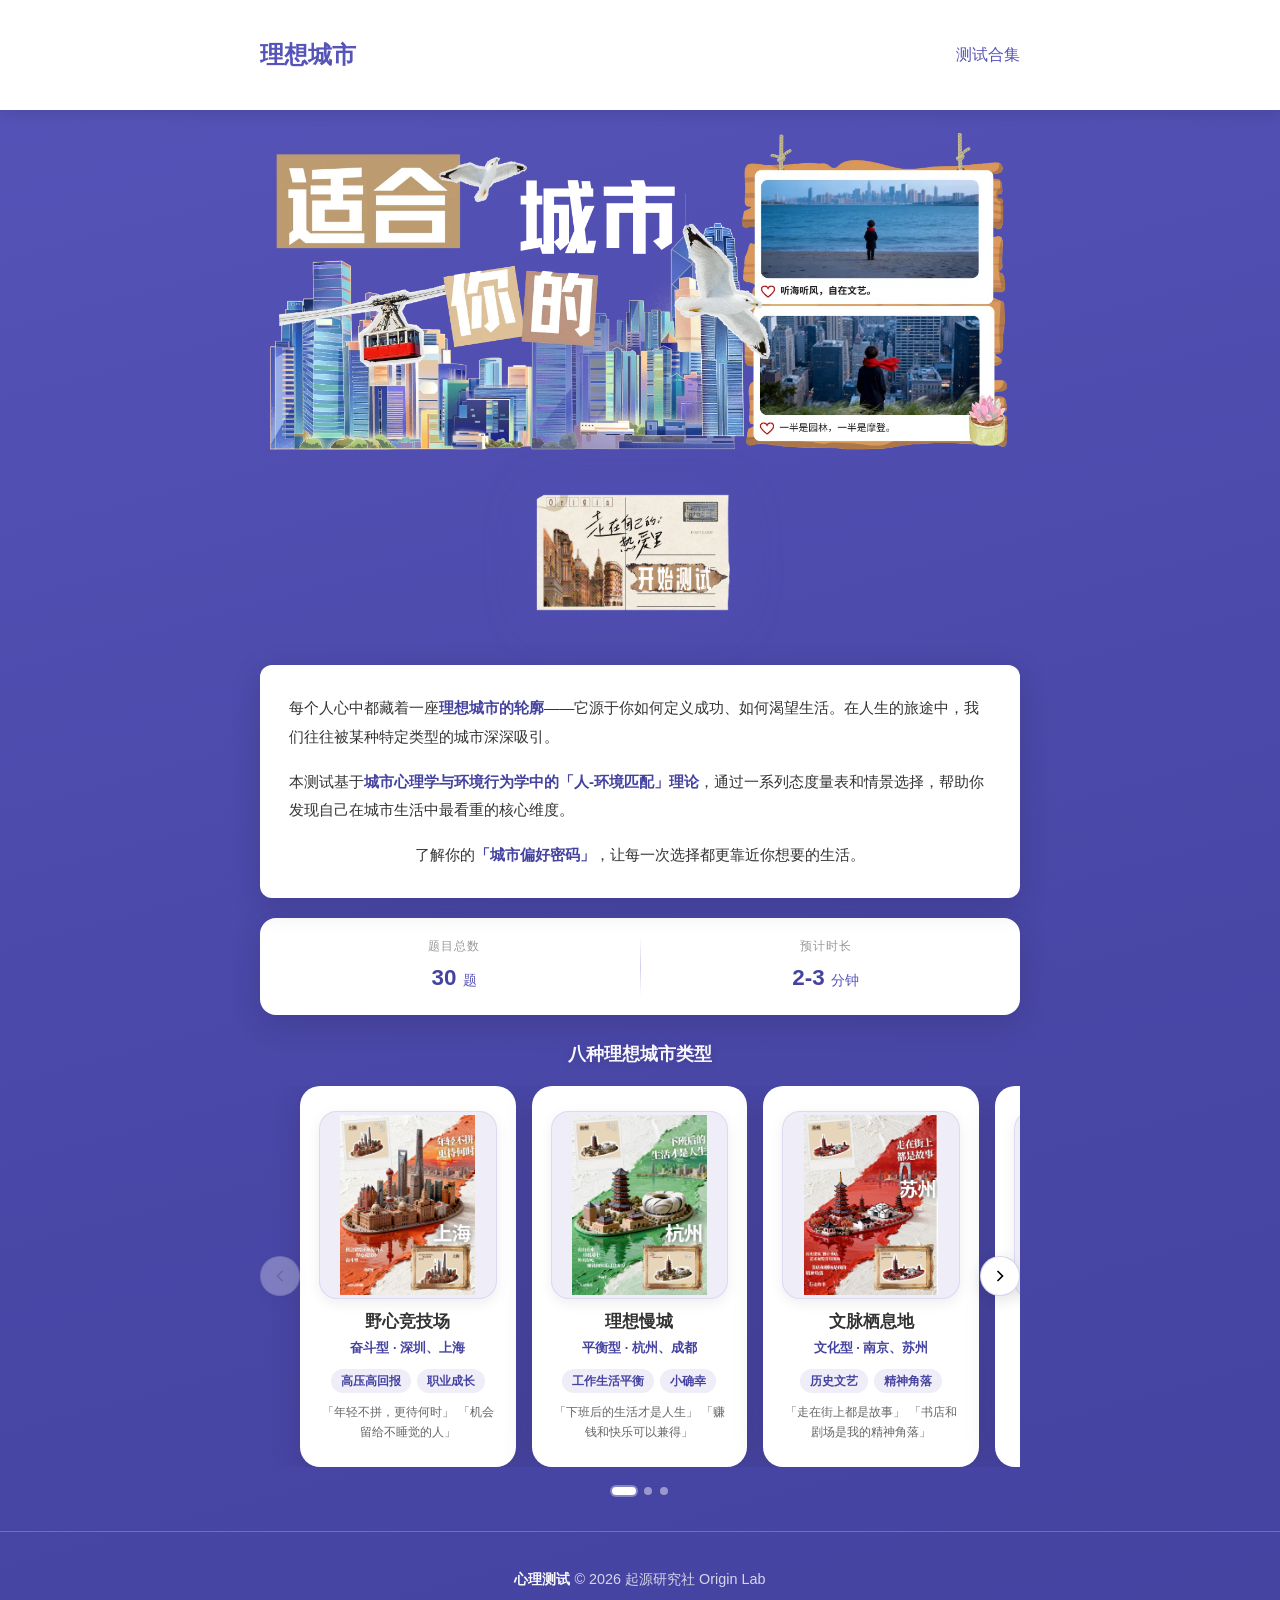
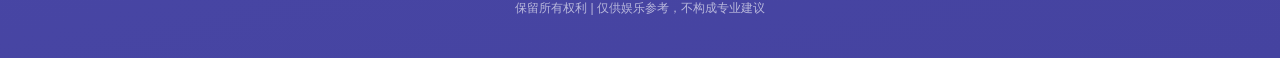
<file: index.html>
<!DOCTYPE html>
<html lang="zh-CN">
<head>
    <meta charset="UTF-8">
    <meta name="viewport" content="width=device-width, initial-scale=1.0, maximum-scale=1.0, user-scalable=no">
    <meta name="format-detection" content="telephone=no">
    <meta name="apple-mobile-web-app-capable" content="yes">
    <meta name="apple-mobile-web-app-status-bar-style" content="default">
    <meta name="description" content="起源研究社心理测试 - 你最适合居住的城市？发现你的城市偏好密码">
    <meta name="keywords" content="心理测试,城市测试,居住城市,人环境匹配,城市心理学">
    <title>起源研究社 - 你最适合居住的城市</title>
    <link rel="stylesheet" href="css/style.css">
    <link rel="preload" as="image" href="assets/elements/理想城市首页.webp?v=5" type="image/webp">
    <script src="js/deploy-config.js"></script>
</head>
<body class="page-home">
    <nav class="navbar">
        <div class="container">
            <a href="index.html" class="logo">理想城市</a>
            <ul class="nav-links">
                <li><a href="javascript:void(0)" class="active" onclick="navigateWithFallback('catalog', this)">测试合集</a></li>
            </ul>
        </div>
    </nav>

    <main class="container">
        <div class="fade-in" style="margin: 0; text-align: center;">
            <div style="width: 100%; max-width: 1024px; margin: 0 auto; border-radius: 0 0 24px 24px; overflow: hidden; line-height: 0; background: transparent;">
                <picture>
                    <source type="image/webp" srcset="assets/elements/理想城市首页.webp?v=5">
                    <img src="assets/elements/理想城市首页.png?v=5" alt="你最适合居住的城市？" style="width: 100%; height: auto; display: block;" loading="eager" fetchpriority="high" decoding="async">
                </picture>
            </div>
        </div>

        <div style="text-align: center; margin: -24px 0 32px; position: relative; z-index: 10;">
            <a href="quiz.html" id="start-btn" style="display: inline-block; line-height: 0; cursor: pointer; transition: transform 0.2s ease;">
                <picture>
                    <source type="image/webp" srcset="assets/elements/开始测试按钮.webp?v=5">
                    <img src="assets/elements/开始测试按钮.png?v=5" alt="开始测试" style="max-width: 320px; width: 78%; height: auto; display: block; margin: 0 auto; filter: drop-shadow(0 6px 25px rgba(86, 84, 184, 0.4));" loading="eager" decoding="async">
                </picture>
            </a>
        </div>

        <div class="card fade-in home-surface-card" style="margin-top: 24px; padding: 28px;">
            <p style="font-size: 0.95rem; line-height: 1.9; color: #333; margin: 0 0 16px; text-align: left;">
                每个人心中都藏着一座<span style="color: #4543a0; font-weight: 600;">理想城市的轮廓</span>——它源于你如何定义成功、如何渴望生活。在人生的旅途中，我们往往被某种特定类型的城市深深吸引。
            </p>
            <p style="font-size: 0.95rem; line-height: 1.9; color: #333; margin: 0 0 16px; text-align: left;">
                本测试基于<span style="color: #4543a0; font-weight: 600;">城市心理学与环境行为学中的「人-环境匹配」理论</span>，通过一系列态度量表和情景选择，帮助你发现自己在城市生活中最看重的核心维度。
            </p>
            <p style="font-size: 0.95rem; line-height: 1.8; color: #333; margin: 0; text-align: center; font-weight: 500;">
                了解你的<span style="color: #4543a0; font-weight: 600;">「城市偏好密码」</span>，让每一次选择都更靠近你想要的生活。
            </p>
        </div>

        <div class="home-stats-strip" style="margin-top: 20px; padding: 18px 24px; border-radius: 16px; display: flex; justify-content: space-between; flex-wrap: wrap;">
            <div style="flex: 1; text-align: center; position: relative;">
                <div style="font-size: 0.75rem; color: #999; margin-bottom: 4px; text-transform: uppercase; letter-spacing: 1px;">题目总数</div>
                <span style="font-size: 1.4rem; color: #4543a0; font-weight: 700;" id="question-count">-</span>
                <span style="font-size: 0.85rem; color: #5654b8; font-weight: 500; margin-left: 2px;">题</span>
            </div>
            <div style="width: 1px; background: linear-gradient(to bottom, transparent, rgba(86,84,184,0.28), transparent); margin: 0 16px;"></div>
            <div style="flex: 1; text-align: center;">
                <div style="font-size: 0.75rem; color: #999; margin-bottom: 4px; text-transform: uppercase; letter-spacing: 1px;">预计时长</div>
                <span style="font-size: 1.4rem; color: #4543a0; font-weight: 700;">2-3</span>
                <span style="font-size: 0.85rem; color: #5654b8; font-weight: 500; margin-left: 2px;">分钟</span>
            </div>
        </div>

        <div class="fade-in" style="margin-top: 28px;">
            <h2 class="home-types-heading" style="text-align: center; font-size: 1.1rem; margin-bottom: 20px;">八种理想城市类型</h2>
            <div id="types-preview"></div>
        </div>
    </main>

    <footer class="site-footer site-footer--home">
        <div style="max-width: 800px; margin: 0 auto;">
            <p class="site-footer-line" style="font-size: 0.9rem; margin: 0 0 8px;">
                <span class="site-footer-brand" style="font-weight: 600;">心理测试</span> © 2026 起源研究社 Origin Lab
            </p>
            <p class="site-footer-sub" style="font-size: 0.75rem; margin: 0; line-height: 1.6;">
                保留所有权利 | 仅供娱乐参考，不构成专业建议
            </p>
        </div>
    </footer>

    <script src="js/utils.js"></script>
    <script>
        const DEFAULT_RESULT_TYPES_FALLBACK = [
            { type_name: '奋斗型', city_type_name: '野心竞技场', representative_cities: '深圳、上海', keywords: ['高压高回报', '职业成长'], short_desc: ['「年轻不拼，更待何时」', '「机会留给不睡觉的人」'] },
            { type_name: '平衡型', city_type_name: '理想慢城', representative_cities: '杭州、成都', keywords: ['工作生活平衡', '小确幸'], short_desc: ['「下班后的生活才是人生」', '「赚钱和快乐可以兼得」'] },
            { type_name: '文化型', city_type_name: '文脉栖息地', representative_cities: '南京、苏州', keywords: ['历史文艺', '精神角落'], short_desc: ['「走在街上都是故事」', '「书店和剧场是我的精神角落」'] },
            { type_name: '自然型', city_type_name: '山海治愈所', representative_cities: '珠海、厦门', keywords: ['自然环境', '身心健康'], short_desc: ['「推开窗就是风景」', '「在城市里也能听见风声」'] },
            { type_name: '社交型', city_type_name: '烟火不夜城', representative_cities: '长沙、重庆', keywords: ['烟火气', '夜生活'], short_desc: ['「夜越深，越有趣」', '「一个人不叫吃饭，叫填饱」'] },
            { type_name: '自由型', city_type_name: '流浪者驿站', representative_cities: '昆明、大理', keywords: ['来去自由', '体验至上'], short_desc: ['「别问我待多久」', '「城市是地图，不是牢笼」'] },
            { type_name: '家庭型', city_type_name: '安家根据地', representative_cities: '无锡、佛山', keywords: ['家庭优先', '安稳扎根'], short_desc: ['「为了下一代」', '「归属感比机会更重要」'] },
            { type_name: '探索型', city_type_name: '机遇试验田', representative_cities: '合肥、武汉', keywords: ['新兴产业', '跨界可能'], short_desc: ['「新东西都在这里首发」', '「失败也是一种经历」'] }
        ];

        const CITY_ASSET_VERSION = '5';

        function cityTypePreviewPictureHtml(typeName) {
            const enc = encodeURIComponent(typeName);
            const v = CITY_ASSET_VERSION;
            const safeAlt = String(typeName).replace(/"/g, '&quot;');
            return '<picture><source type="image/webp" srcset="assets/persona/' + enc + '.webp?v=' + v + '">' +
                '<img src="assets/persona/' + enc + '.png?v=' + v + '" alt="' + safeAlt + '" loading="lazy" decoding="async"></picture>';
        }

        async function loadQuizData() {
            try {
                let quizData = StorageUtil.get(StorageKeys.QUIZ_DATA);

                if (quizData && !isPerfectCityQuizData(quizData)) {
                    console.warn('首页：检测到非「理想城市」题库缓存，已清空题库与答题进度');
                    StorageUtil.remove(StorageKeys.QUIZ_DATA);
                    StorageUtil.clearQuizProgress();
                    quizData = null;
                }

                if (quizData && (!quizData.scale_questions || !quizData.choice_questions)) {
                    StorageUtil.remove(StorageKeys.QUIZ_DATA);
                    quizData = null;
                }

                if (!quizData) {
                    try {
                        const response = await fetch(resolveDeployPath('data/default-quiz.json') + '?v=' + Date.now());
                        if (response.ok) {
                            quizData = await response.json();
                            StorageUtil.set(StorageKeys.QUIZ_DATA, quizData);
                        }
                    } catch (e) {
                        console.warn('加载失败:', e);
                    }
                }

                document.getElementById('question-count').textContent =
                    (quizData && quizData.nbr_question) ? quizData.nbr_question : '30';

                renderCityTypePreview(quizData);
            } catch (error) {
                console.error('加载测试数据失败:', error);
                document.getElementById('question-count').textContent = '30';
                renderCityTypePreview(null);
            }
        }

        function renderCityTypePreview(quizData) {
            const container = document.getElementById('types-preview');
            const types = (quizData && quizData.result_types && quizData.result_types.length)
                ? [...quizData.result_types]
                : [...DEFAULT_RESULT_TYPES_FALLBACK];

            const cardsHtml = types.map((type) => {
                const pic = cityTypePreviewPictureHtml(type.type_name);
                const keywords = (type.keywords || []).map(k => `<span class="city-keyword">${k}</span>`).join('');
                const desc = (type.short_desc || []).join(' ');
                return `
                    <div class="type-card">
                        <div class="type-card-icon" style="background: var(--surface-tint); box-shadow: 0 4px 14px rgba(0,0,0,0.07), inset 0 0 0 1px rgba(86,84,184,0.12);">
                            ${pic}
                        </div>
                        <h3>${type.city_type_name}</h3>
                        <p class="city-type-label">${type.type_name} · ${type.representative_cities || ''}</p>
                        <div class="city-keywords">${keywords}</div>
                        <p class="city-short-desc">${desc}</p>
                    </div>`;
            }).join('');

            container.innerHTML = `
                <style>
                    .types-carousel { position: relative; overflow: hidden; padding: 0 40px; }
                    .types-track { display: flex; gap: 16px; transition: transform 0.3s ease; }
                    .type-card {
                        flex: 0 0 calc(33.333% - 11px);
                        background: white;
                        border-radius: 20px;
                        padding: 24px 18px;
                        text-align: center;
                        box-shadow: 0 4px 20px rgba(0,0,0,0.08);
                        border: 1px solid #f0f0f0;
                    }
                    .type-card-icon {
                        width: 100%;
                        margin: 0 0 12px;
                        border-radius: 18px;
                        display: block;
                        padding: 4px 0;
                        box-sizing: border-box;
                    }
                    .type-card-icon img {
                        width: 100%;
                        height: auto;
                        max-height: 180px;
                        object-fit: contain;
                        display: block;
                        border-radius: 14px;
                        margin: 0 auto;
                    }
                    .type-card h3 { margin: 0 0 6px; font-size: 1.05rem; color: #333; font-weight: 700; }
                    .city-type-label { margin: 0 0 10px; font-size: 0.8rem; color: #4543a0; font-weight: 600; }
                    .city-keywords { display: flex; justify-content: center; gap: 6px; flex-wrap: wrap; margin-bottom: 10px; }
                    .city-keyword {
                        font-size: 0.72rem;
                        padding: 3px 10px;
                        border-radius: 12px;
                        background: var(--surface-tint);
                        color: #4543a0;
                        font-weight: 600;
                    }
                    .city-short-desc {
                        margin: 0;
                        font-size: 0.78rem;
                        color: #666;
                        line-height: 1.55;
                        text-align: center;
                    }
                    .carousel-btn {
                        position: absolute; top: 50%; transform: translateY(-50%);
                        width: 40px; height: 40px; background: white; border: none; border-radius: 50%;
                        box-shadow: 0 2px 12px rgba(0,0,0,0.15); cursor: pointer;
                        display: flex; align-items: center; justify-content: center; z-index: 10;
                    }
                    .carousel-btn:hover { background: #5654b8; color: white; }
                    .carousel-btn.prev { left: 0; }
                    .carousel-btn.next { right: 0; }
                    .carousel-btn:disabled { opacity: 0.3; cursor: not-allowed; }
                    .carousel-dots { display: flex; justify-content: center; gap: 8px; margin-top: 20px; }
                    .carousel-dot {
                        width: 8px; height: 8px; border-radius: 50%; background: #ddd;
                        cursor: pointer; transition: all 0.2s ease;
                    }
                    .carousel-dot.active { background: #5654b8; width: 24px; border-radius: 4px; }
                    @media (max-width: 768px) {
                        .types-carousel { padding: 0 32px; }
                        .type-card { flex: 0 0 calc(50% - 8px); }
                    }
                    @media (max-width: 480px) {
                        .types-carousel { padding: 0 24px; }
                        .type-card { flex: 0 0 100%; }
                    }
                </style>
                <div class="types-carousel">
                    <button class="carousel-btn prev" onclick="moveCarousel(-1)">
                        <svg width="20" height="20" viewBox="0 0 24 24" fill="none" stroke="currentColor" stroke-width="2"><polyline points="15 18 9 12 15 6"></polyline></svg>
                    </button>
                    <div class="types-track" id="typesTrack">${cardsHtml}</div>
                    <button class="carousel-btn next" onclick="moveCarousel(1)">
                        <svg width="20" height="20" viewBox="0 0 24 24" fill="none" stroke="currentColor" stroke-width="2"><polyline points="9 18 15 12 9 6"></polyline></svg>
                    </button>
                </div>
                <div class="carousel-dots" id="carouselDots"></div>
            `;
            initCarousel();
        }

        let currentSlide = 0;
        let totalSlides = 0;
        let itemsPerView = 3;

        function updateItemsPerView() {
            if (window.innerWidth <= 480) itemsPerView = 1;
            else if (window.innerWidth <= 768) itemsPerView = 2;
            else itemsPerView = 3;
        }

        function initCarousel() {
            updateItemsPerView();
            const track = document.getElementById('typesTrack');
            const dotsContainer = document.getElementById('carouselDots');
            if (!track || !dotsContainer) return;

            const cards = track.querySelectorAll('.type-card');
            totalSlides = Math.ceil(cards.length / itemsPerView);
            currentSlide = 0;

            dotsContainer.innerHTML = '';
            for (let i = 0; i < totalSlides; i++) {
                const dot = document.createElement('div');
                dot.className = 'carousel-dot' + (i === 0 ? ' active' : '');
                dot.onclick = () => goToSlide(i);
                dotsContainer.appendChild(dot);
            }

            updateCarousel();

            window.addEventListener('resize', () => {
                const oldItemsPerView = itemsPerView;
                updateItemsPerView();
                if (oldItemsPerView !== itemsPerView) {
                    totalSlides = Math.ceil(cards.length / itemsPerView);
                    currentSlide = Math.min(currentSlide, totalSlides - 1);
                    dotsContainer.innerHTML = '';
                    for (let i = 0; i < totalSlides; i++) {
                        const dot = document.createElement('div');
                        dot.className = 'carousel-dot' + (i === currentSlide ? ' active' : '');
                        dot.onclick = () => goToSlide(i);
                        dotsContainer.appendChild(dot);
                    }
                    updateCarousel();
                }
            });
        }

        function moveCarousel(direction) {
            currentSlide += direction;
            if (currentSlide < 0) currentSlide = 0;
            if (currentSlide >= totalSlides) currentSlide = totalSlides - 1;
            updateCarousel();
        }

        function goToSlide(index) {
            currentSlide = index;
            updateCarousel();
        }

        function updateCarousel() {
            const track = document.getElementById('typesTrack');
            const prevBtn = document.querySelector('.carousel-btn.prev');
            const nextBtn = document.querySelector('.carousel-btn.next');
            const dots = document.querySelectorAll('.carousel-dot');
            if (!track) return;

            const cardWidth = track.querySelector('.type-card')?.offsetWidth || 0;
            const gap = 16;
            const offset = currentSlide * (cardWidth + gap) * itemsPerView;
            track.style.transform = `translateX(-${offset}px)`;

            if (prevBtn) prevBtn.disabled = currentSlide === 0;
            if (nextBtn) nextBtn.disabled = currentSlide === totalSlides - 1;
            dots.forEach((dot, index) => dot.classList.toggle('active', index === currentSlide));
        }

        document.addEventListener('DOMContentLoaded', () => {
            applyUIConfig();
            loadQuizData();
            preloadPlatformChecks();
            const startBtn = document.getElementById('start-btn');
            if (startBtn) {
                startBtn.href = getDeployPageUrl('quiz.html');
            }
        });
    </script>
</body>
</html>
</file>
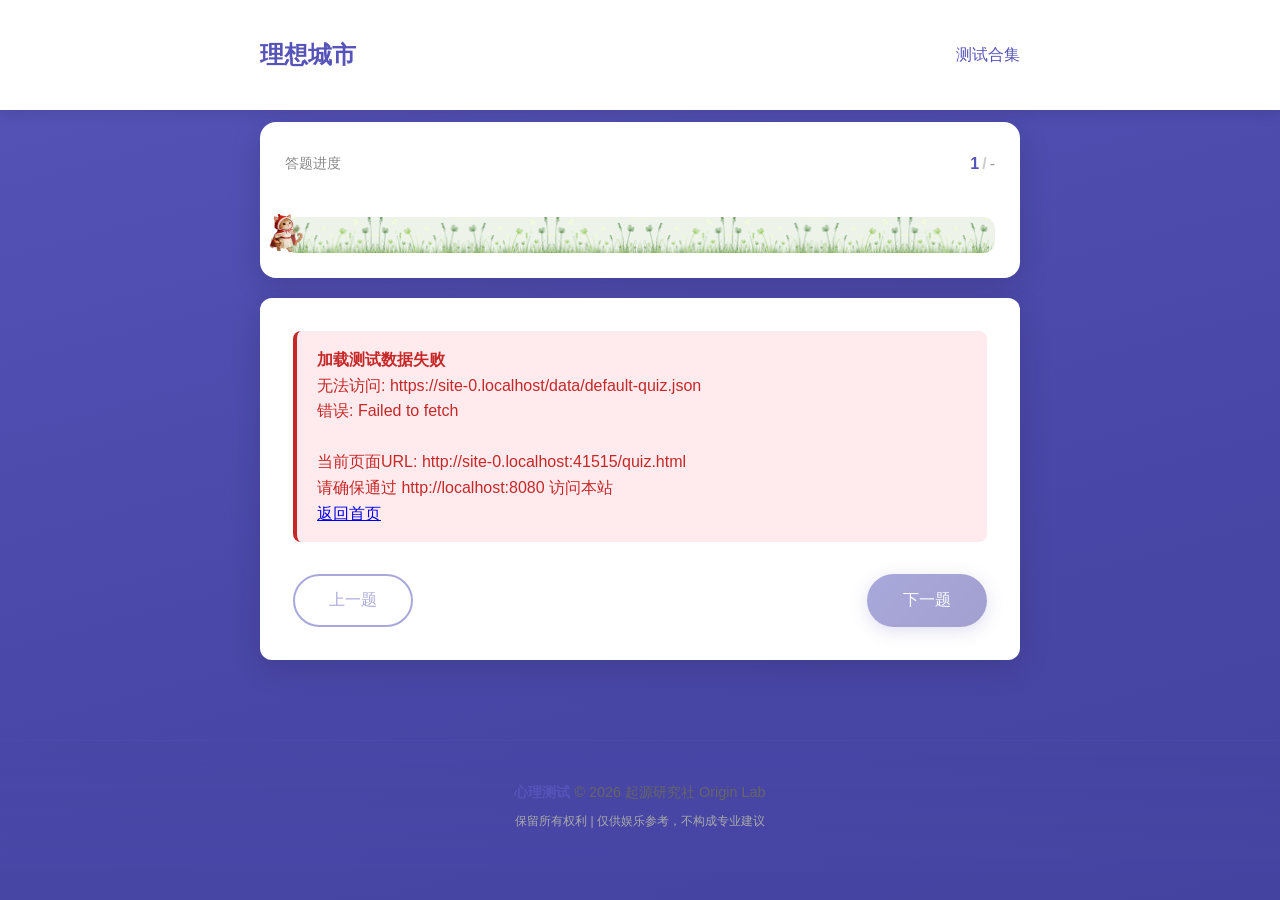
<file: quiz.html>
<!DOCTYPE html>
<html lang="zh-CN">
<head>
    <meta charset="UTF-8">
    <meta name="viewport" content="width=device-width, initial-scale=1.0">
    <title>答题 - 你最适合居住的城市</title>
    <link rel="stylesheet" href="css/style.css">
    <link rel="preload" as="image" href="assets/progress bar/草地进度条.webp?v=5" type="image/webp">
    <link rel="preload" as="image" href="assets/progress bar/进度条小猫1.webp?v=5" type="image/webp">
    <script src="js/deploy-config.js"></script>
</head>
<body class="page-quiz">
    <!-- 导航栏 -->
    <nav class="navbar">
        <div class="container">
            <a href="index.html" class="logo">理想城市</a>
            <ul class="nav-links">
                <li><a href="javascript:void(0)" class="active" onclick="navigateWithFallback('catalog', this)">测试合集</a></li>
            </ul>
        </div>
    </nav>

    <!-- 主内容区 -->
    <main class="container">
        <!-- 顶部信息栏 -->
        <div style="background: white; border-radius: 16px; padding: 20px 24px; margin-bottom: 20px; box-shadow: var(--card-shadow); border: 1px solid rgba(255,255,255,0.35);" class="quiz-progress-card">
            <!-- 进度条 -->
            <div style="padding-top: 8px;">
                <div style="display: flex; justify-content: space-between; align-items: center; margin-bottom: 16px;">
                    <span style="font-size: 0.85rem; color: #888; font-weight: 500;">答题进度</span>
                    <span style="font-size: 1rem; color: #5654b8; font-weight: 700;"><span id="current-num">1</span><span style="color: #ccc; margin: 0 3px;">/</span><span id="total-num" style="color: #999; font-weight: 500;">-</span></span>
                </div>
                <!-- 小猫走路进度条 -->
                <div id="progress-container" style="position: relative; height: 15px; border-radius: 12px; overflow: visible; background: #e8f5e9; margin-top: 40px; padding-bottom: 36px; margin-bottom: 4px;">
                    <!-- 草地背景 (预加载) -->
                    <picture>
                        <source srcset="assets/progress bar/草地进度条.webp?v=5" type="image/webp">
                        <source srcset="assets/progress bar/草地进度条.png?v=5" type="image/png">
                        <img src="assets/progress bar/草地进度条.png?v=5" style="position: absolute; top: 0; left: 0; width: 100%; height: 100%; object-fit: cover; border-radius: 12px; z-index: 5;" alt="草地" loading="eager" fetchpriority="high" decoding="async">
                    </picture>
                    <!-- 进度遮罩 -->
                    <div id="progress-mask" style="position: absolute; top: 0; left: 0; height: 100%; width: 0%; background: rgba(255,255,255,0.3); transition: width 0.5s cubic-bezier(0.4, 0, 0.2, 1); z-index: 6; border-radius: 12px;"></div>
                    <!-- 小猫 -->
                    <div id="cat-walker" style="position: absolute; bottom: 0; transform: translateX(-50%); left: 0%; transition: left 0.5s cubic-bezier(0.4, 0, 0.2, 1); z-index: 4;">
                        <img id="cat-frame" src="assets/progress bar/进度条小猫1.webp?v=5" style="width: 40px; height: 40px; object-fit: contain; display: block;" alt="小猫" loading="eager" fetchpriority="high" decoding="async" onerror="this.onerror=null;this.src='assets/progress bar/进度条小猫1.png?v=5'">
                    </div>
                </div>
            </div>
        </div>

        <!-- 题目卡片 -->
        <div class="card fade-in quiz-content-card">
            <div id="question-container">
                <!-- 动态生成题目 -->
            </div>

            <!-- 导航按钮 -->
            <div class="nav-buttons quiz-nav-buttons">
                <button type="button" class="btn btn-secondary" id="prev-btn" disabled>上一题</button>
                <button type="button" class="btn btn-primary" id="next-btn" disabled>下一题</button>
                <button type="button" class="btn btn-primary hidden" id="submit-btn">提交</button>
            </div>
        </div>
    </main>

    <script src="js/utils.js"></script>
    <script>
        // 全局变量
        let quizData = null;
        let allQuestions = [];
        let currentQuestionIndex = 0;
        let answers = {};
        let isTransitioning = false; // 防止重复点击标志
        let questionOptionOrder = {}; // 保存每道题的选项随机顺序

        // 打乱数组顺序（Fisher-Yates 算法）
        function shuffleArray(array) {
            const arr = [...array];
            for (let i = arr.length - 1; i > 0; i--) {
                const j = Math.floor(Math.random() * (i + 1));
                [arr[i], arr[j]] = [arr[j], arr[i]];
            }
            return arr;
        }

        /** 量表题：1–5；选择题：至少一项合法选项 */
        function isQuestionAnswered(question) {
            const answer = answers[question.question_id];
            if (question.type === 'scale') {
                const n = Number(answer);
                return answer !== undefined && answer !== null && !Number.isNaN(n) && n >= 1 && n <= 5;
            }
            return normalizeChoiceAnswerValue(answer) !== null;
        }

        /** 从存储恢复后统一格式，避免旧数据格式导致无法判「已作答」 */
        function normalizeStoredAnswers() {
            for (const q of allQuestions) {
                if (q.type === 'scale') {
                    const v = answers[q.question_id];
                    if (v === undefined || v === null) continue;
                    const n = Number(v);
                    if (!Number.isNaN(n) && n >= 1 && n <= 5) {
                        answers[q.question_id] = n;
                    } else {
                        delete answers[q.question_id];
                    }
                    continue;
                }
                const v = answers[q.question_id];
                const norm = normalizeChoiceAnswerValue(v);
                if (norm === null) {
                    delete answers[q.question_id];
                } else {
                    answers[q.question_id] = norm;
                }
            }
        }

        // 加载测试数据
        async function loadQuizData() {
            try {
                quizData = StorageUtil.get(StorageKeys.QUIZ_DATA);

                // 与「爱的解码」等共用 localStorage 时，缓存题库可能不是本测试，会导致 question_id 对不上、永远提示有题未作答
                if (quizData && !isPerfectCityQuizData(quizData)) {
                    console.warn('检测到非「理想城市」题库缓存，已清空题库与答题进度');
                    StorageUtil.remove(StorageKeys.QUIZ_DATA);
                    StorageUtil.clearQuizProgress();
                    quizData = null;
                }

                // 检查 localStorage 数据是否有效
                if (quizData && (!quizData.scale_questions || !quizData.choice_questions)) {
                    console.warn('localStorage 数据损坏，清除后重新加载');
                    StorageUtil.remove(StorageKeys.QUIZ_DATA);
                    quizData = null;
                }
                
                if (!quizData) {
                    // 使用相对路径加载数据
                    const jsonUrl = resolveDeployPath('data/default-quiz.json');
                    console.log('尝试加载:', jsonUrl);
                    
                    try {
                        const response = await fetch(jsonUrl);
                        if (response.ok) {
                            quizData = await response.json();
                            StorageUtil.set(StorageKeys.QUIZ_DATA, quizData);
                            console.log('成功从服务器加载数据');
                        } else {
                            throw new Error('HTTP ' + response.status);
                        }
                    } catch (fetchError) {
                        console.error('无法加载 JSON 文件:', fetchError);
                        document.getElementById('question-container').innerHTML = `
                            <div class="alert alert-error">
                                <strong>加载测试数据失败</strong><br>
                                无法访问: ${jsonUrl}<br>
                                错误: ${fetchError.message}<br><br>
                                当前页面URL: ${window.location.href}<br>
                                请确保通过 http://localhost:8080 访问本站<br>
                                <a href="index.html">返回首页</a>
                            </div>
                        `;
                        return;
                    }
                }

                // 再次检查数据完整性
                if (!quizData || !quizData.scale_questions || !quizData.choice_questions) {
                    throw new Error('Invalid quiz data structure');
                }

                // 打乱量表题和选择题各自的顺序，然后合并（量表题在前，选择题在后）
                const shuffledScales = shuffleArray([...quizData.scale_questions]).map(q => ({ ...q, type: 'scale' }));
                const shuffledChoices = shuffleArray([...quizData.choice_questions]).map(q => ({ ...q, type: 'choice' }));
                allQuestions = [...shuffledScales, ...shuffledChoices];

                // 恢复进度
                const savedIndex = StorageUtil.get(StorageKeys.CURRENT_QUESTION, 0);
                let savedAnswers = StorageUtil.get(StorageKeys.USER_ANSWERS, {});
                const savedOptionOrder = StorageUtil.get('question_option_order', {});
                currentQuestionIndex = Math.min(savedIndex, allQuestions.length - 1);
                answers = savedAnswers && typeof savedAnswers === 'object' ? savedAnswers : {};
                answers = pruneUserAnswersForQuiz(answers, quizData);
                questionOptionOrder = savedOptionOrder;
                normalizeStoredAnswers();
                saveProgress();

                // 更新总题数显示
                document.getElementById('total-num').textContent = allQuestions.length;

                // 显示当前题目
                renderQuestion();
                updateProgress();

            } catch (error) {
                console.error('加载测试数据失败:', error);
                document.getElementById('question-container').innerHTML = `
                    <div class="alert alert-error">
                        加载测试数据失败，请<a href="index.html">返回首页</a>重试
                    </div>
                `;
            }
        }

        // 渲染题目
        function renderQuestion() {
            const question = allQuestions[currentQuestionIndex];
            const container = document.getElementById('question-container');

            let html = `
                <div class="fade-in">
                    <span style="display: inline-block; padding: 4px 12px; background: var(--secondary-color); 
                                 color: var(--primary-color); border-radius: 20px; font-size: 0.875rem; margin-bottom: 16px;">
                        ${question.type === 'scale' ? '量表题' : '选择题'}
                    </span>
                    <h2 style="margin-bottom: 32px; font-size: 1.25rem; line-height: 1.6;">
                        ${currentQuestionIndex + 1}. ${question.question_text}
                    </h2>
            `;

            if (question.type === 'scale') {
                // 量表题 - 5个选项（横向排列，无数字）
                // 计分：1=完全不同意, 2=不同意, 3=中立, 4=同意, 5=完全同意
                // 反向题在结果计算时处理（6-原始分），用户交互不受影响
                const scaleLabels = ['完全不同意', '不同意', '中立', '同意', '完全同意'];
                html += `<div class="scale-options" id="scale-options">`;
                for (let i = 1; i <= 5; i++) {
                    const selected = Number(answers[question.question_id]) === i ? 'selected' : '';
                    html += `
                        <div class="scale-btn scale-option ${selected}" data-value="${i}">
                            <span style="font-size: 0.875rem; font-weight: 500; text-align: center; line-height: 1.3;">${scaleLabels[i-1]}</span>
                        </div>
                    `;
                }
                html += `</div>`;
            } else {
                // 选择题 - A-E 选项（多选，无勾选框，随机打乱）
                let options = ['a', 'b', 'c', 'd', 'e'];
                // 过滤掉没有文本或维度的选项
                options = options.filter(opt => {
                    const text = question[`option_${opt}_text`];
                    const dim = question[`option_${opt}_dim`];
                    return text && dim;
                });
                
                // 如果这道题还没有随机顺序，则生成并保存
                if (!questionOptionOrder[question.question_id]) {
                    // Fisher-Yates 洗牌算法
                    const shuffled = [...options];
                    for (let i = shuffled.length - 1; i > 0; i--) {
                        const j = Math.floor(Math.random() * (i + 1));
                        [shuffled[i], shuffled[j]] = [shuffled[j], shuffled[i]];
                    }
                    questionOptionOrder[question.question_id] = shuffled;
                    StorageUtil.set('question_option_order', questionOptionOrder);
                }
                
                // 使用保存的随机顺序
                options = questionOptionOrder[question.question_id];
                
                // 获取当前已选答案（数组）
                const currentAnswers = normalizeChoiceAnswerValue(answers[question.question_id]) || [];
                html += `<div class="radio-group" id="choice-options">`;
                html += `<p style="color: var(--text-secondary); font-size: 0.875rem; margin-bottom: 12px;">💡 可多选（最多3个）</p>`;
                options.forEach((opt, idx) => {
                    const text = question[`option_${opt}_text`];
                    const selected = currentAnswers.includes(opt) ? 'selected' : '';
                    html += `
                        <div class="radio-item choice-option ${selected}" data-option="${opt}" style="cursor: pointer;">
                            <span class="radio-label">${String.fromCharCode(65 + idx)}. ${text}</span>
                        </div>
                    `;
                });
                html += `</div>`;
            }

            html += `</div>`;
            container.innerHTML = html;

            // 更新按钮状态
            updateButtons();
        }

        // 选择量表题答案（单选，选择后自动跳转）
        function selectScale(value) {
            // 防止重复点击
            if (isTransitioning) return;
            
            const question = allQuestions[currentQuestionIndex];
            const isLast = currentQuestionIndex === allQuestions.length - 1;
            
            // 先更新数据
            answers[question.question_id] = value;
            saveProgress();
            
            // 直接更新当前选项的样式，不重新渲染整个题目
            const options = document.querySelectorAll('.scale-option');
            options.forEach((opt, idx) => {
                if (idx + 1 === value) {
                    opt.classList.add('selected');
                } else {
                    opt.classList.remove('selected');
                }
            });
            updateButtons();
            
            // 量表题选择后自动跳转到下一题（如果不是最后一题）
            if (!isLast) {
                isTransitioning = true; // 设置标志，防止重复点击
                setTimeout(() => {
                    currentQuestionIndex++;
                    saveProgress();
                    renderQuestion();
                    updateProgress();
                    isTransitioning = false; // 重置标志
                }, 400); // 延迟400ms让用户看到选择效果
            } else {
                // 最后一题，重新渲染以显示提交按钮
                renderQuestion();
            }
        }

        // 切换选择题答案（多选，点击切换选中状态，不自动跳转，最多选3个）
        function toggleChoice(value) {
            // 防止重复点击
            if (isTransitioning) return;

            const question = allQuestions[currentQuestionIndex];
            const opt = typeof value === 'string' ? value.trim().toLowerCase() : '';
            if (!CHOICE_OPTION_LETTERS.has(opt)) return;

            let currentAnswers = normalizeChoiceAnswerValue(answers[question.question_id]) || [];

            // 切换选中状态
            const isSelected = currentAnswers.includes(opt);
            if (isSelected) {
                currentAnswers = currentAnswers.filter(v => v !== opt);
            } else {
                if (currentAnswers.length >= 3) {
                    alert('最多只能选择3个选项');
                    return;
                }
                currentAnswers.push(opt);
            }

            const norm = normalizeChoiceAnswerValue(currentAnswers);
            if (norm === null) {
                delete answers[question.question_id];
            } else {
                answers[question.question_id] = norm;
            }
            
            saveProgress();
            
            // 直接更新当前选项的样式，不重新渲染整个题目
            const clickedOption = document.querySelector(`.choice-option[data-option="${opt}"]`);
            if (clickedOption) {
                if (isSelected) {
                    clickedOption.classList.remove('selected');
                } else {
                    clickedOption.classList.add('selected');
                }
            }
            
            updateButtons();
            // 选择题不自动跳转，等待用户点击下一题按钮
        }

        // 保存进度
        function saveProgress() {
            StorageUtil.set(StorageKeys.USER_ANSWERS, answers);
            StorageUtil.set(StorageKeys.CURRENT_QUESTION, currentQuestionIndex);
            StorageUtil.set('question_option_order', questionOptionOrder);
        }

        // 小猫走路动画
        const PROGRESS_ASSET_VERSION = '5';
        const PROGRESS_BAR_BASE = 'assets/progress bar/';
        function progressCatFrameSrc(frame, ext) {
            return PROGRESS_BAR_BASE + '进度条小猫' + frame + '.' + ext + '?v=' + PROGRESS_ASSET_VERSION;
        }
        function progressCatPreferredExt() {
            const c = document.createElement('canvas');
            return c.toDataURL('image/webp').indexOf('data:image/webp') === 0 ? 'webp' : 'png';
        }
        const progressCatExt = progressCatPreferredExt();
        let catAnimationInterval = null;
        let currentCatFrame = 1;
        const catImages = { 1: new Image(), 2: new Image() };
        catImages[1].src = progressCatFrameSrc(1, progressCatExt);
        catImages[2].src = progressCatFrameSrc(2, progressCatExt);
        if (progressCatExt === 'webp') {
            new Image().src = progressCatFrameSrc(2, 'png');
        }
                
        function startCatAnimation() {
            if (catAnimationInterval) return;
            catAnimationInterval = setInterval(() => {
                currentCatFrame = currentCatFrame === 1 ? 2 : 1;
                const el = document.getElementById('cat-frame');
                if (el) el.src = catImages[currentCatFrame].src;
            }, 200);
        }
        
        function stopCatAnimation() {
            if (catAnimationInterval) {
                clearInterval(catAnimationInterval);
                catAnimationInterval = null;
            }
        }
        
        // 更新进度显示
        function updateProgress() {
            const progress = ((currentQuestionIndex + 1) / allQuestions.length) * 100;
            const catPosition = Math.min(progress, 95); // 小猫最多走到95%，不要超出边界
            document.getElementById('progress-mask').style.width = progress + '%';
            document.getElementById('cat-walker').style.left = catPosition + '%';
            document.getElementById('current-num').textContent = currentQuestionIndex + 1;
        }

        // 更新按钮状态
        function updateButtons() {
            const question = allQuestions[currentQuestionIndex];
            const hasAnswer = isQuestionAnswered(question);
            const isLast = currentQuestionIndex === allQuestions.length - 1;

            const prevBtn = document.getElementById('prev-btn');
            const nextBtn = document.getElementById('next-btn');
            const submitBtn = document.getElementById('submit-btn');
            
            prevBtn.disabled = currentQuestionIndex === 0;
            
            if (isLast) {
                nextBtn.classList.add('hidden');
                submitBtn.classList.remove('hidden');
                /* 不在此禁用提交：避免判题逻辑与本地数据边缘情况导致按钮无法点击；未完成时由点击校验提示 */
                submitBtn.disabled = false;
                submitBtn.setAttribute('aria-disabled', hasAnswer ? 'false' : 'true');
            } else {
                nextBtn.classList.remove('hidden');
                submitBtn.classList.add('hidden');
                submitBtn.removeAttribute('aria-disabled');
                nextBtn.disabled = !hasAnswer;
            }
        }

        // 上一题
        document.getElementById('prev-btn').addEventListener('click', () => {
            if (currentQuestionIndex > 0) {
                currentQuestionIndex--;
                saveProgress();
                renderQuestion();
                updateProgress();
            }
        });

        // 下一题
        document.getElementById('next-btn').addEventListener('click', (e) => {
            e.preventDefault();
            e.stopPropagation();
            console.log('下一题按钮被点击', currentQuestionIndex);
            
            // 防止重复点击
            if (isTransitioning) return;
            
            // 检查当前题是否已作答
            const question = allQuestions[currentQuestionIndex];
            if (!isQuestionAnswered(question)) {
                alert('请先回答当前题目');
                return;
            }
            
            if (currentQuestionIndex < allQuestions.length - 1) {
                isTransitioning = true; // 设置标志
                currentQuestionIndex++;
                saveProgress();
                renderQuestion();
                updateProgress();
                // 短暂延迟后重置标志，防止快速连续点击
                setTimeout(() => {
                    isTransitioning = false;
                }, 300);
            }
        });

        // 提交
        document.getElementById('submit-btn').addEventListener('click', () => {
            const unanswered = allQuestions.filter(q => !isQuestionAnswered(q));
            if (unanswered.length > 0) {
                const sample = unanswered.slice(0, 5).map(q => q.question_id).join(', ');
                alert(`还有 ${unanswered.length} 题未作答，请完成所有题目后再提交。\n未作答示例 ID：${sample}${unanswered.length > 5 ? '…' : ''}`);
                return;
            }

            // 保存答案并跳转到结果页
            StorageUtil.set(StorageKeys.USER_ANSWERS, answers);
            window.location.href = getDeployPageUrl('result.html');
        });

        // 页面加载完成后执行
        document.addEventListener('DOMContentLoaded', () => {
            applyUIConfig();
            loadQuizData().then(() => {
                // 加载题库后开始答题
            });
            startCatAnimation(); // 启动小猫走路动画
            
            // 使用事件委托处理题目选项点击
            document.getElementById('question-container').addEventListener('click', (e) => {
                // 处理量表题选项
                const scaleEl = e.target.closest('.scale-option');
                if (scaleEl) {
                    e.preventDefault();
                    e.stopPropagation();
                    const value = parseInt(scaleEl.dataset.value, 10);
                    if (Number.isNaN(value) || value < 1 || value > 5) return;
                    selectScale(value);
                    return;
                }
                
                // 处理选择题选项
                const choiceEl = e.target.closest('.choice-option');
                if (choiceEl) {
                    e.preventDefault();
                    e.stopPropagation();
                    const option = choiceEl.dataset.option;
                    console.log('选择题选项被点击:', option);
                    toggleChoice(option);
                }
            });
        });
    </script>

    <!-- 页脚 -->
    <footer style="text-align: center; padding: 40px 20px; margin-top: 40px; background: linear-gradient(to bottom, transparent, rgba(86,84,184,0.06)); border-top: 1px solid rgba(86,84,184,0.12);">
        <div style="max-width: 800px; margin: 0 auto;">
            <p style="color: var(--text-secondary); font-size: 0.9rem; margin: 0 0 8px;">
                <span style="font-weight: 600; color: var(--primary-color);">心理测试</span> © 2026 起源研究社 Origin Lab
            </p>
            <p style="color: #aaa; font-size: 0.75rem; margin: 0; line-height: 1.6;">
                保留所有权利 | 仅供娱乐参考，不构成专业建议
            </p>
        </div>
    </footer>
</body>
</html>
</file>
<file: css/style.css>
/**
 * 全局样式
 * 心理测试网站主样式表
 */

/* CSS 变量（理想城市 · 文档指定背景色 #5654b8） */
:root {
    --primary-color: #5654b8;
    --primary-dark: #4543a0;
    --primary-mid: #7a78c9;
    --primary-soft: #d8d7f0;
    --secondary-color: #d8d7f0;
    --background-color: #5654b8;
    --background-gradient: linear-gradient(165deg, #5654b8 0%, #4a48a8 55%, #4543a0 100%);
    --surface-color: #ffffff;
    --surface-tint: #eeedf8;
    --surface-hover: #e4e3f5;
    --text-color: #333333;
    --text-secondary: #666666;
    --text-on-bg: rgba(255, 255, 255, 0.96);
    --text-on-bg-muted: rgba(255, 255, 255, 0.78);
    --white: #FFFFFF;
    --shadow: 0 6px 24px rgba(0, 0, 0, 0.12);
    --shadow-hover: 0 10px 36px rgba(0, 0, 0, 0.18);
    --card-shadow: 0 8px 32px rgba(0, 0, 0, 0.14);
    --border-radius: 12px;
    --font-family: "PingFang SC", "Microsoft YaHei", -apple-system, BlinkMacSystemFont, sans-serif;
    --max-width: 800px;
    --transition: all 0.3s ease;
}

/* 重置样式 */
* {
    margin: 0;
    padding: 0;
    box-sizing: border-box;
}

html {
    font-size: 16px;
    scroll-behavior: smooth;
}

body {
    font-family: var(--font-family);
    background-color: var(--background-color);
    color: var(--text-color);
    line-height: 1.6;
    min-height: 100vh;
    -webkit-font-smoothing: antialiased;
    -moz-osx-font-smoothing: grayscale;
}

/* 容器 */
.container {
    max-width: var(--max-width);
    margin: 0 auto;
    padding: 20px;
}

/* 卡片样式 */
.card {
    background: var(--white);
    border-radius: var(--border-radius);
    padding: 32px;
    box-shadow: var(--shadow);
    transition: var(--transition);
}

.card:hover {
    box-shadow: var(--shadow-hover);
}

/* 标题样式 */
h1, h2, h3, h4 {
    font-weight: 600;
    line-height: 1.3;
    margin-bottom: 16px;
}

h1 {
    font-size: 2rem;
    color: var(--primary-color);
}

h2 {
    font-size: 1.5rem;
    color: var(--text-color);
}

h3 {
    font-size: 1.25rem;
}

/* 段落 */
p {
    margin-bottom: 16px;
    color: var(--text-secondary);
}

/* 按钮样式 */
.btn {
    display: inline-flex;
    align-items: center;
    justify-content: center;
    padding: 14px 32px;
    font-size: 1rem;
    font-weight: 500;
    font-family: inherit;
    border: none;
    border-radius: 50px;
    cursor: pointer;
    transition: var(--transition);
    text-decoration: none;
    gap: 8px;
}

.btn-primary {
    background: linear-gradient(135deg, var(--primary-color), var(--primary-dark));
    color: var(--white);
    box-shadow: 0 4px 15px rgba(86, 84, 184, 0.35);
}

.btn-primary:hover {
    transform: translateY(-2px);
    box-shadow: 0 6px 20px rgba(86, 84, 184, 0.45);
}

.btn-primary:active {
    transform: translateY(0);
}

.btn-secondary {
    background: var(--white);
    color: var(--primary-color);
    border: 2px solid var(--primary-color);
}

.btn-secondary:hover {
    background: var(--primary-color);
    color: var(--white);
}

.btn-danger {
    background: #c75c5c;
    color: var(--white);
}

.btn-danger:hover {
    background: #b54a4a;
}

.btn:disabled {
    opacity: 0.5;
    cursor: not-allowed;
    transform: none !important;
}

/* 导航栏 */
.navbar {
    background: var(--white);
    box-shadow: 0 2px 10px rgba(0, 0, 0, 0.05);
    padding: 16px 0;
    position: sticky;
    top: 0;
    z-index: 100;
}

.navbar .container {
    display: flex;
    justify-content: space-between;
    align-items: center;
}

.logo {
    font-size: 1.5rem;
    font-weight: 700;
    color: var(--primary-color);
    text-decoration: none;
}

.nav-links {
    display: flex;
    gap: 24px;
    list-style: none;
}

.nav-links a {
    color: var(--text-secondary);
    text-decoration: none;
    font-weight: 500;
    transition: var(--transition);
}

.nav-links a:hover,
.nav-links a.active {
    color: var(--primary-color);
}

/* 首页样式 */
.hero {
    text-align: center;
    padding: 60px 20px;
}

.hero-icon {
    font-size: 4rem;
    margin-bottom: 24px;
}

.hero h1 {
    font-size: 2.5rem;
    margin-bottom: 16px;
}

.hero .subtitle {
    font-size: 1.125rem;
    color: var(--text-secondary);
    margin-bottom: 32px;
    max-width: 500px;
    margin-left: auto;
    margin-right: auto;
}

/* 进度条 - 横向 */
.progress-text {
    text-align: center;
    margin-top: 16px;
    font-weight: 500;
    color: var(--text-secondary);
}

/* 单选按钮组 */
.radio-group {
    display: flex;
    flex-direction: column;
    gap: 12px;
    margin: 24px 0;
}

.radio-item {
    display: flex;
    align-items: center;
    padding: 16px 20px;
    background: var(--white);
    border: 2px solid #E8E8E8;
    border-radius: var(--border-radius);
    cursor: pointer;
    transition: var(--transition);
}

.radio-item:hover {
    border-color: var(--secondary-color);
    background: #eeedf8;
}

.radio-item.selected {
    border-color: var(--primary-color);
    background: var(--surface-tint);
}

.radio-item input[type="radio"] {
    display: none;
}

.radio-label {
    font-size: 1rem;
    color: var(--text-color);
}

/* 量表题选项 */
.scale-options {
    display: flex;
    justify-content: space-between;
    gap: 8px;
    margin: 32px 0;
    flex-wrap: wrap;
}

.scale-btn {
    flex: 1;
    min-width: 80px;
    padding: 16px 8px;
    border: 2px solid #E8E8E8;
    background: var(--white);
    border-radius: var(--border-radius);
    cursor: pointer;
    transition: var(--transition);
    text-align: center;
}

.scale-btn:hover {
    border-color: var(--secondary-color);
    transform: translateY(-2px);
}

.scale-btn.selected {
    border-color: var(--primary-color);
    background: linear-gradient(135deg, var(--primary-color), var(--primary-dark));
    color: var(--white);
}

.scale-label {
    font-size: 0.75rem;
    color: var(--text-secondary);
    margin-top: 8px;
}

/* 导航按钮组 */
.nav-buttons {
    display: flex;
    justify-content: space-between;
    gap: 16px;
    margin-top: 32px;
}

.nav-buttons .btn {
    min-width: 120px;
}

/* 答题页：进度条小猫溢出时仍保证底部按钮可点 */
body.page-quiz .quiz-content-card {
    position: relative;
    z-index: 2;
}

body.page-quiz .quiz-nav-buttons {
    position: relative;
    z-index: 3;
}

/* 结果页样式 */
.result-header {
    text-align: center;
    margin-bottom: 40px;
}

.result-chart-container {
    margin: 32px 0;
    padding: 24px;
    background: var(--white);
    border-radius: var(--border-radius);
    box-shadow: var(--shadow);
}

.dimension-cards {
    display: grid;
    gap: 16px;
    margin: 32px 0;
}

.dimension-card {
    background: var(--white);
    border-radius: var(--border-radius);
    padding: 24px;
    box-shadow: var(--shadow);
    border-left: 4px solid var(--primary-color);
}

.dimension-card h3 {
    color: var(--primary-color);
    margin-bottom: 8px;
}

.dimension-score {
    font-size: 1.5rem;
    font-weight: 700;
    color: var(--primary-color);
    margin-bottom: 8px;
}

/* 目录页卡片 */
.catalog-grid {
    display: grid;
    grid-template-columns: repeat(auto-fill, minmax(280px, 1fr));
    gap: 24px;
    margin-top: 32px;
}

.catalog-card {
    background: var(--white);
    border-radius: var(--border-radius);
    overflow: hidden;
    box-shadow: var(--shadow);
    transition: var(--transition);
    cursor: pointer;
    text-decoration: none;
    color: inherit;
}

.catalog-card:hover {
    transform: translateY(-4px);
    box-shadow: var(--shadow-hover);
}

.catalog-card-image {
    height: 160px;
    background: linear-gradient(135deg, var(--secondary-color), var(--primary-color));
    display: flex;
    align-items: center;
    justify-content: center;
    font-size: 3rem;
}

.catalog-card-content {
    padding: 24px;
}

.catalog-card h3 {
    margin-bottom: 8px;
    color: var(--text-color);
}

.catalog-card p {
    font-size: 0.875rem;
    margin-bottom: 0;
}

/* 文件上传 */
.file-upload {
    border: 2px dashed #E8E8E8;
    border-radius: var(--border-radius);
    padding: 40px;
    text-align: center;
    transition: var(--transition);
    cursor: pointer;
}

.file-upload:hover {
    border-color: var(--primary-color);
    background: var(--surface-tint);
}

.file-upload input {
    display: none;
}

.file-upload-icon {
    font-size: 3rem;
    margin-bottom: 16px;
}

/* 提示信息 */
.alert {
    padding: 16px 20px;
    border-radius: 8px;
    margin-bottom: 16px;
}

.alert-error {
    background: #FFEBEE;
    color: #C62828;
    border-left: 4px solid #C62828;
}

.alert-success {
    background: #E8F5E9;
    color: #2E7D32;
    border-left: 4px solid #2E7D32;
}

.alert-info {
    background: #E3F2FD;
    color: #1565C0;
    border-left: 4px solid #1565C0;
}

/* 操作按钮组 */
.action-buttons {
    display: flex;
    gap: 12px;
    margin-top: 24px;
    flex-wrap: wrap;
}

/* 模态框 */
.modal-overlay {
    position: fixed;
    top: 0;
    left: 0;
    right: 0;
    bottom: 0;
    background: rgba(0, 0, 0, 0.5);
    display: flex;
    align-items: center;
    justify-content: center;
    z-index: 1000;
    opacity: 0;
    visibility: hidden;
    transition: var(--transition);
}

.modal-overlay.active {
    opacity: 1;
    visibility: visible;
}

.modal {
    background: var(--white);
    border-radius: var(--border-radius);
    padding: 32px;
    max-width: 500px;
    width: 90%;
    max-height: 80vh;
    overflow-y: auto;
    transform: scale(0.9);
    transition: var(--transition);
}

.modal-overlay.active .modal {
    transform: scale(1);
}

/* 分享海报 */
.poster-container {
    background: linear-gradient(135deg, var(--secondary-color), var(--primary-color));
    border-radius: var(--border-radius);
    padding: 40px;
    text-align: center;
    color: var(--white);
}

.poster-title {
    font-size: 1.5rem;
    margin-bottom: 16px;
}

.poster-result {
    font-size: 2rem;
    font-weight: 700;
    margin-bottom: 24px;
}

/* 响应式设计 */
@media (max-width: 768px) {
    html {
        font-size: 14px;
    }

    .container {
        padding: 16px;
    }

    .card {
        padding: 24px;
    }

    h1 {
        font-size: 1.75rem;
    }

    h2 {
        font-size: 1.25rem;
    }

    .hero {
        padding: 40px 16px;
    }

    .hero h1 {
        font-size: 2rem;
    }

    .scale-options {
        flex-direction: column;
    }

    .scale-btn {
        min-width: auto;
        display: flex;
        justify-content: space-between;
        align-items: center;
    }

    .nav-buttons {
        flex-direction: column;
    }

    .nav-buttons .btn {
        width: 100%;
    }

    .catalog-grid {
        grid-template-columns: 1fr;
    }

    .action-buttons {
        flex-direction: column;
    }

    .action-buttons .btn {
        width: 100%;
    }
}

/* 动画 */
@keyframes fadeIn {
    from {
        opacity: 0;
        transform: translateY(20px);
    }
    to {
        opacity: 1;
        transform: translateY(0);
    }
}

.fade-in {
    animation: fadeIn 0.5s ease forwards;
}

@keyframes pulse {
    0%, 100% {
        transform: scale(1);
    }
    50% {
        transform: scale(1.05);
    }
}

.pulse {
    animation: pulse 2s infinite;
}

/* 隐藏类 */
.hidden {
    display: none !important;
}

/* 工具类 */
.text-center {
    text-center: center;
}

.mt-16 {
    margin-top: 16px;
}

.mb-16 {
    margin-bottom: 16px;
}

/* ===== Safari/微信浏览器兼容性修复 ===== */

/* Safari 基础修复 */
html {
    -webkit-text-size-adjust: 100%;
    -webkit-tap-highlight-color: transparent;
}

/* Safari flexbox 修复 */
.safari-compat .paywall-card,
_::-webkit-full-page-media,
_:future,
:root .paywall-card {
    display: -webkit-box;
    display: -webkit-flex;
    display: flex;
    -webkit-box-orient: vertical;
    -webkit-box-direction: normal;
    -webkit-flex-direction: column;
    flex-direction: column;
}

/* Safari 100vh 修复 */
@supports (-webkit-touch-callout: none) {
    .paywall-overlay {
        height: -webkit-fill-available;
    }
    
    .paywall-card {
        max-height: -webkit-fill-available;
    }
}

/* 微信浏览器输入框修复 */
.safari-compat .order-input-group input,
_::-webkit-full-page-media,
_:future,
:root .order-input-group input {
    -webkit-user-select: text;
    user-select: text;
    -webkit-touch-callout: default;
}

/* Safari 滚动修复 */
.safari-compat .paywall-overlay,
_::-webkit-full-page-media,
_:future,
:root .paywall-overlay {
    -webkit-overflow-scrolling: touch;
}

/* 微信浏览器 fixed 定位修复 */
@supports (-webkit-touch-callout: none) {
    .paywall-overlay {
        /* iOS 设备特殊处理 */
        position: fixed;
        top: 0;
        left: 0;
        right: 0;
        bottom: 0;
        height: 100%;
        width: 100%;
    }
    
    .paywall-card {
        max-height: -webkit-fill-available;
        max-height: fill-available;
    }
}

/* ===== 付费墙样式 ===== */
.paywall-overlay {
    position: fixed;
    top: 0;
    left: 0;
    right: 0;
    bottom: 0;
    background: rgba(245, 247, 250, 0.92);
    backdrop-filter: blur(10px);
    -webkit-backdrop-filter: blur(10px);
    display: flex;
    align-items: center;
    justify-content: center;
    z-index: 2000;
    padding: 20px;
}

.paywall-card {
    background: var(--white);
    border-radius: 20px;
    padding: 28px 36px 32px;
    max-width: 440px;
    width: 100%;
    border: 1px solid rgba(0, 0, 0, 0.06);
    box-shadow:
        0 4px 24px rgba(0, 0, 0, 0.06),
        0 1px 3px rgba(0, 0, 0, 0.04);
    text-align: center;
    max-height: 90vh;
    height: auto; /* Safari fix */
    overflow-x: hidden;
    overflow-y: auto;
    display: flex;
    flex-direction: column;
    position: relative; /* Safari fix */
}

.paywall-card-head {
    margin-bottom: 8px;
}

.paywall-badge {
    display: inline-block;
    font-size: 0.72rem;
    font-weight: 600;
    letter-spacing: 0.06em;
    color: var(--text-secondary);
    background: #f0f2f5;
    padding: 6px 12px;
    border-radius: 999px;
    margin-bottom: 14px;
}

.paywall-title {
    display: flex;
    flex-direction: column;
    align-items: center;
    gap: 6px;
    margin: 0 0 10px;
    text-align: center;
}

.paywall-title-main {
    font-size: 1.38rem;
    font-weight: 700;
    color: var(--text-color);
    line-height: 1.28;
    letter-spacing: -0.02em;
}

.paywall-title-sub {
    font-size: 0.88rem;
    font-weight: 600;
    color: var(--text-secondary);
    line-height: 1.35;
    letter-spacing: 0.02em;
}

.paywall-desc {
    font-size: 0.9rem;
    color: var(--text-secondary);
    margin: 0 0 18px;
    line-height: 1.65;
    text-align: left;
}

.paywall-price-block {
    background: linear-gradient(180deg, #fafbfc 0%, #f5f6f8 100%);
    border: 1px solid rgba(0, 0, 0, 0.05);
    border-radius: 14px;
    padding: 14px 16px 16px;
    margin-bottom: 20px;
}

.paywall-price-label {
    display: block;
    font-size: 0.78rem;
    color: var(--text-secondary);
    margin-bottom: 4px;
    font-weight: 500;
}

.paywall-price {
    font-size: 2rem;
    font-weight: 800;
    color: var(--text-color);
    margin: 0;
    letter-spacing: -0.02em;
}

.paywall-trust {
    font-size: 0.75rem;
    color: #88909a;
    line-height: 1.55;
    margin: 16px 0 0;
    text-align: left;
    padding-top: 14px;
    border-top: 1px solid rgba(0, 0, 0, 0.06);
}

/* 收款码切换标签 */
.qrcode-tabs {
    display: flex;
    gap: 0;
    margin-bottom: 20px;
    background: #f5f5f5;
    border-radius: 10px;
    padding: 4px;
}

.qrcode-tab {
    flex: 1;
    padding: 12px 20px;
    border: none;
    background: transparent;
    border-radius: 8px;
    font-size: 1rem;
    font-weight: 600;
    cursor: pointer;
    transition: var(--transition);
    font-family: inherit;
    color: var(--text-secondary);
    display: flex;
    align-items: center;
    justify-content: center;
    gap: 8px;
}

.qrcode-tab-mark {
    width: 8px;
    height: 8px;
    border-radius: 50%;
    flex-shrink: 0;
    transition: var(--transition);
}

.qrcode-tab[data-tab="wechat"] .qrcode-tab-mark {
    background: #07c160;
}

.qrcode-tab[data-tab="alipay"] .qrcode-tab-mark {
    background: #1677ff;
}

.qrcode-tab:not(.active) .qrcode-tab-mark {
    opacity: 0.5;
}

.qrcode-tab.active .qrcode-tab-mark {
    background: rgba(255, 255, 255, 0.95);
    box-shadow: 0 0 0 2px rgba(255, 255, 255, 0.35);
    opacity: 1;
}

.qrcode-tab.active[data-tab="wechat"] {
    background: #07C160;
    color: white;
    box-shadow: 0 2px 8px rgba(7, 193, 96, 0.3);
}

.qrcode-tab.active[data-tab="alipay"] {
    background: #1677FF;
    color: white;
    box-shadow: 0 2px 8px rgba(22, 119, 255, 0.3);
}

/* 收款海报：以宽度为准缩放，避免 max-height+contain 造成左右灰边；二维码按比例放大更易扫 */
.qrcode-container {
    margin-bottom: 12px;
    margin-left: -36px;
    margin-right: -36px;
    width: calc(100% + 72px);
    align-self: stretch;
    display: block;
    padding: 0;
    background: #fff;
    border-radius: 0;
    border: solid rgba(0, 0, 0, 0.06);
    border-width: 1px 0;
    box-sizing: border-box;
}

.qrcode-img {
    display: block;
    width: 100%;
    border-radius: 0;
    border: none;
    box-shadow: none;
}

.qrcode-img img {
    display: block;
    width: 100%;
    height: auto;
    object-fit: contain;
    object-position: top center;
}

/* 长按提示 */
.qrcode-hint {
    font-size: 0.88rem;
    color: var(--text-secondary);
    margin: 0 0 14px 0;
    text-align: left;
    line-height: 1.55;
}

/* 操作指引 */
.payment-guide {
    background: #f8fafc;
    border-radius: 12px;
    padding: 16px 20px;
    margin-bottom: 14px;
    text-align: left;
    border: 1px solid rgba(0, 0, 0, 0.04);
}

.payment-guide-title {
    font-size: 1rem;
    font-weight: 600;
    color: var(--text-color);
    margin-bottom: 8px;
}

.payment-guide ol {
    padding-left: 20px;
    margin: 0;
}

.payment-guide li {
    font-size: 0.9rem;
    color: var(--text-secondary);
    line-height: 1.8;
}

/* 单号输入组 */
.order-input-group {
    display: flex;
    gap: 12px;
    margin-bottom: 8px;
    margin-top: 16px;
    position: relative;
    z-index: 10;
}

.order-input-group input {
    flex: 1;
    padding: 14px 18px;
    border: 2px solid #E8E8E8;
    border-radius: 10px;
    font-size: 1rem;
    font-family: inherit;
    outline: none;
    transition: var(--transition);
    -webkit-appearance: none;
    appearance: none;
    -webkit-user-select: text;
    user-select: text;
}

.order-input-group input:focus {
    border-color: var(--primary-color);
    box-shadow: 0 0 0 3px rgba(86, 84, 184, 0.2);
}

/* 错误提示 */
.paywall-error {
    font-size: 0.85rem;
    color: #E53935;
    margin: 8px 0 0 0;
    text-align: left;
    background: #FFEBEE;
    padding: 10px 14px;
    border-radius: 8px;
    border-left: 3px solid #E53935;
    animation: shake 0.3s ease;
}

@keyframes shake {
    0%, 100% { transform: translateX(0); }
    25% { transform: translateX(-5px); }
    75% { transform: translateX(5px); }
}

/* 付费墙响应式 */
@media (max-width: 480px) {
    .paywall-overlay {
        padding: 0;
        align-items: flex-start;
        -webkit-align-items: flex-start; /* Safari prefix */
    }
    .paywall-card {
        padding: 20px 16px;
        border-radius: 0;
        max-height: 100vh;
        min-height: 100vh;
        height: auto; /* 改为auto而不是100vh */
        min-height: -webkit-fill-available;
        display: block; /* 改为block而不是flex */
        overflow-y: auto;
        overflow-x: hidden;
        -webkit-overflow-scrolling: touch;
        position: relative;
        -webkit-box-sizing: border-box;
        box-sizing: border-box;
        padding-bottom: 40px; /* 底部留出空间 */
        max-width: none;
    }
    .paywall-title-main {
        font-size: 1.2rem;
    }
    .paywall-title-sub {
        font-size: 0.8rem;
    }
    .paywall-desc {
        font-size: 0.82rem;
        margin-bottom: 14px;
    }
    .paywall-price {
        font-size: 1.65rem;
    }
    .paywall-price-block {
        padding: 12px 14px;
        margin-bottom: 14px;
    }
    .qrcode-tabs {
        margin-bottom: 12px;
    }
    .qrcode-container {
        margin-left: -16px;
        margin-right: -16px;
        width: calc(100% + 32px);
        padding: 0;
        margin-bottom: 10px;
    }
    .qrcode-hint {
        font-size: 0.82rem;
        margin-bottom: 10px;
    }
    .payment-guide {
        padding: 10px 14px;
        margin-bottom: 12px;
    }
    .payment-guide-title {
        font-size: 1.2rem;
    }
    .payment-guide li {
        font-size: 0.9rem;
        line-height: 1.6;
    }
    .order-input-group {
        margin-top: 16px;
        margin-bottom: 20px;
        position: relative;
        z-index: 100;
        -webkit-transform: translateZ(0);
        transform: translateZ(0);
    }
    .order-input-group input {
        font-size: 16px; /* 防止iOS缩放 */
        padding: 12px 16px;
        -webkit-appearance: none;
        appearance: none;
        -webkit-user-select: text;
        user-select: text;
        -webkit-touch-callout: default;
        touch-action: manipulation;
        position: relative;
        z-index: 101;
    }
}

/* ========== 理想城市全站：文档背景色 #5654b8 ========== */
body.page-home,
body.page-quiz,
body.page-result {
    background: var(--background-gradient);
    background-color: var(--background-color);
    min-height: 100vh;
}

body.page-home main.container,
body.page-quiz main.container,
body.page-result main.container {
    background: transparent;
}

body.page-home .navbar,
body.page-quiz .navbar,
body.page-result .navbar {
    background: var(--white);
    box-shadow: 0 2px 16px rgba(0, 0, 0, 0.12);
}

body.page-home main.container {
    padding-top: 8px;
    padding-bottom: 36px;
}

body.page-home .home-surface-card.card {
    background: var(--surface-color);
    border: 1px solid rgba(255, 255, 255, 0.35);
    box-shadow: var(--card-shadow);
}

body.page-home .home-stats-strip {
    background: var(--surface-color);
    border: 1px solid rgba(255, 255, 255, 0.35);
    box-shadow: var(--card-shadow);
}

body.page-home .home-types-heading {
    color: var(--text-on-bg);
    text-shadow: 0 1px 8px rgba(0, 0, 0, 0.15);
    font-weight: 600;
}

body.page-home #types-preview .type-card {
    background: var(--surface-color);
    border: 1px solid rgba(255, 255, 255, 0.4);
    box-shadow: var(--card-shadow);
}

body.page-home #types-preview .carousel-btn {
    background: var(--white);
    border: 1px solid rgba(86, 84, 184, 0.25);
    box-shadow: 0 4px 16px rgba(0, 0, 0, 0.12);
}

body.page-home #types-preview .carousel-dot {
    background: rgba(255, 255, 255, 0.45);
}

body.page-home #types-preview .carousel-dot.active {
    background: var(--white);
    box-shadow: 0 0 0 2px rgba(255, 255, 255, 0.35);
}

body.page-home .site-footer.site-footer--home {
    margin-top: 0;
    padding: 36px 20px 40px;
    text-align: center;
    background: transparent;
    border-top: 1px solid rgba(255, 255, 255, 0.22);
}

body.page-home .site-footer-line {
    color: var(--text-on-bg-muted);
}

body.page-home .site-footer-brand {
    color: var(--text-on-bg);
}

body.page-home .site-footer-sub {
    color: rgba(255, 255, 255, 0.62);
}

/* 答题页 */
body.page-quiz main.container {
    padding-top: 12px;
    padding-bottom: 40px;
}

body.page-quiz .quiz-content-card {
    background: var(--surface-color);
    box-shadow: var(--card-shadow);
    border: 1px solid rgba(255, 255, 255, 0.35);
}

body.page-quiz .quiz-progress-card {
    background: var(--surface-color);
    box-shadow: var(--card-shadow);
    border: 1px solid rgba(255, 255, 255, 0.35);
}

/* 结果页 */
body.page-result main.container {
    padding-top: 12px;
    padding-bottom: 40px;
}

body.page-result main.container > h2,
body.page-result #dimension-details > h2,
body.page-result #deep-analysis > h2 {
    color: var(--text-on-bg) !important;
    text-shadow: 0 1px 8px rgba(0, 0, 0, 0.12);
}

body.page-result .result-chart-container {
    background: linear-gradient(135deg, #ffffff 0%, #eeedf8 100%) !important;
    border: 1px solid rgba(255, 255, 255, 0.5) !important;
    box-shadow: var(--card-shadow) !important;
}

body.page-result .action-buttons .btn-primary {
    background: var(--white);
    color: var(--primary-dark);
    border: none;
    box-shadow: 0 4px 16px rgba(0, 0, 0, 0.15);
}

body.page-result .action-buttons .btn-primary:hover {
    background: #f8f7ff;
    color: var(--primary-color);
}

body.page-result .action-buttons .btn-secondary,
body.page-result .action-buttons a.btn-secondary {
    background: rgba(255, 255, 255, 0.14);
    color: var(--white);
    border: 2px solid rgba(255, 255, 255, 0.55);
}

body.page-result .action-buttons .btn-secondary:hover,
body.page-result .action-buttons a.btn-secondary:hover {
    background: rgba(255, 255, 255, 0.24);
    color: var(--white);
}

body.page-result .site-footer--result {
    background: transparent;
    border-top: 1px solid rgba(255, 255, 255, 0.22);
}

body.page-result .site-footer--result .site-footer-line {
    color: var(--text-on-bg-muted);
}

body.page-result .site-footer--result .site-footer-brand {
    color: var(--text-on-bg);
}

body.page-result .site-footer--result .site-footer-sub {
    color: rgba(255, 255, 255, 0.62);
}
</file>
